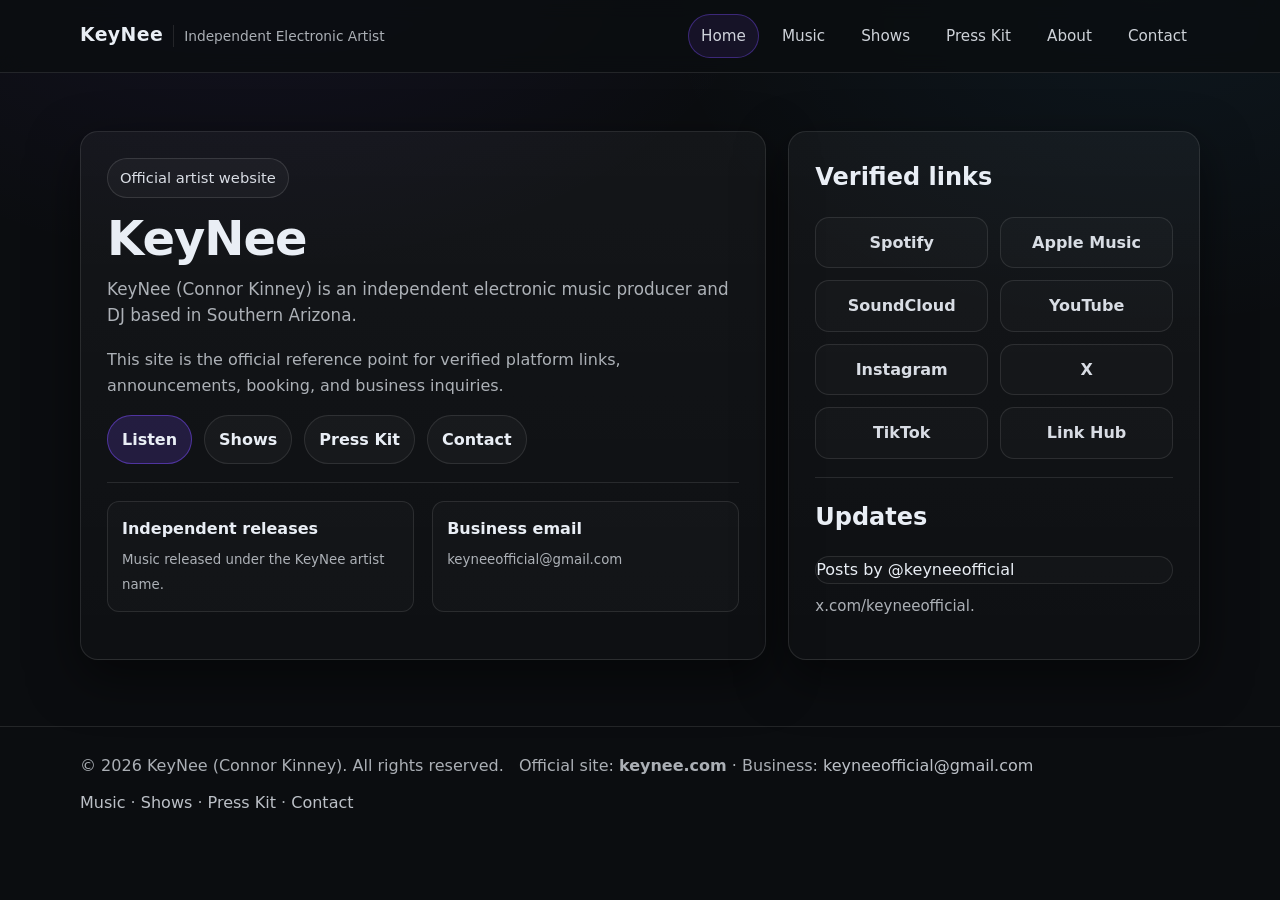
<file: index.html>
<!doctype html>
<html lang="en">
<head>
  <meta charset="utf-8" />
  <meta name="viewport" content="width=device-width, initial-scale=1" />

  <title>KeyNee | Official Artist Site</title>
  <meta name="description" content="KeyNee (Connor Kinney) is an independent electronic music producer and DJ based in Southern Arizona. Official links, releases, shows, and contact." />
  <meta name="robots" content="index, follow" />
  <meta name="theme-color" content="#0b0d10" />

  <link rel="canonical" href="https://keynee.com/" />
  <link rel="icon" href="./favicon.svg" type="image/svg+xml" />
  <link rel="stylesheet" href="./assets/css/styles.css" />

  <meta property="og:type" content="website" />
  <meta property="og:title" content="KeyNee | Official Artist Site" />
  <meta property="og:description" content="Independent electronic music producer & DJ. Official links, releases, shows, and contact." />
  <meta property="og:url" content="https://keynee.com/" />
  <meta property="og:site_name" content="KeyNee" />

  <meta name="twitter:card" content="summary" />
  <meta name="twitter:title" content="KeyNee | Official Artist Site" />
  <meta name="twitter:description" content="Independent electronic music producer & DJ. Official links, releases, shows, and contact." />
</head>

<body data-page="home">
  <a class="skip-link" href="#main">Skip to content</a>
  <div id="site-header"></div>

  <main id="main">
    <section class="hero">
      <div class="container hero-grid">
        <div class="card">
          <div class="card-inner">
            <span class="kicker">Official artist website</span>
            <h1 class="h1">KeyNee</h1>
            <p class="lead">
              KeyNee (Connor Kinney) is an independent electronic music producer and DJ based in Southern Arizona.
            </p>

            <p class="subtle">
              This site is the official reference point for verified platform links, announcements, booking, and business inquiries.
            </p>

            <div class="actions">
              <a class="btn primary" href="music.html">Listen</a>
              <a class="btn" href="shows.html">Shows</a>
              <a class="btn" href="presskit.html">Press Kit</a>
              <a class="btn" href="contact.html">Contact</a>
            </div>

            <div class="hr"></div>

            <div class="grid-2">
              <div class="tile">
                <strong>Independent releases</strong>
                <small>Music released under the KeyNee artist name.</small>
              </div>
              <div class="tile">
                <strong>Business email</strong>
                <small><a href="mailto:keyneeofficial@gmail.com">keyneeofficial@gmail.com</a></small>
              </div>
            </div>
          </div>
        </div>

        <aside class="card">
          <div class="card-inner">
            <h2 class="mt-0">Verified links</h2>
            <div class="platforms mt-10">
              <a href="https://open.spotify.com/artist/3nKXPiUilxv2VnHQzcSUjg" target="_blank" rel="noopener noreferrer">Spotify</a>
              <a href="https://music.apple.com/us/artist/keynee/1795952436" target="_blank" rel="noopener noreferrer">Apple Music</a>
              <a href="https://soundcloud.com/keyneeofficial" target="_blank" rel="noopener noreferrer">SoundCloud</a>
              <a href="https://www.youtube.com/@keyneeofficial" target="_blank" rel="noopener noreferrer">YouTube</a>
              <a href="https://www.instagram.com/keyneeofficial/" target="_blank" rel="noopener noreferrer">Instagram</a>
              <a href="https://x.com/keyneeofficial" target="_blank" rel="noopener noreferrer">X</a>
              <a href="https://www.tiktok.com/@keyneeofficial?_r=1&_t=ZT-94H7k94pDt0" target="_blank" rel="noopener noreferrer">TikTok</a>
              <a href="https://ffm.bio/keyneeofficial?utm_source=ig&utm_medium=social&utm_content=link_in_bio" target="_blank" rel="noopener noreferrer">Link Hub</a>
            </div>

            <div class="hr"></div>

            <h2>Updates</h2>
            <div class="x-embed mt-10">
              <a class="twitter-timeline" data-height="360" data-dnt="true" href="https://twitter.com/keyneeofficial">
                Posts by @keyneeofficial
              </a>
            </div>
            <p class="small mt-10">
              
              <a href="https://x.com/keyneeofficial" target="_blank" rel="noopener noreferrer">x.com/keyneeofficial</a>.
            </p>
          </div>
        </aside>
      </div>
    </section>

    <script type="application/ld+json">
    {
      "@context":"https://schema.org",
      "@type":"MusicGroup",
      "name":"KeyNee",
      "genre":"Electronic",
      "url":"https://keynee.com/",
      "email":"keyneeofficial@gmail.com",
      "foundingLocation":"Southern Arizona, USA",
      "member":[{"@type":"Person","name":"Connor Kinney"}],
      "sameAs":[
        "https://open.spotify.com/artist/3nKXPiUilxv2VnHQzcSUjg",
        "https://music.apple.com/us/artist/keynee/1795952436",
        "https://soundcloud.com/keyneeofficial",
        "https://www.youtube.com/@keyneeofficial",
        "https://www.instagram.com/keyneeofficial/",
        "https://x.com/keyneeofficial",
        "https://www.tiktok.com/@keyneeofficial?_r=1&_t=ZT-94H7k94pDt0"
      ]
    }
    </script>
  </main>

  <div id="site-footer"></div>
  <script src="./assets/js/site.js"></script>
  <script async src="https://platform.twitter.com/widgets.js" charset="utf-8"></script>
</body>
</html>
</file>
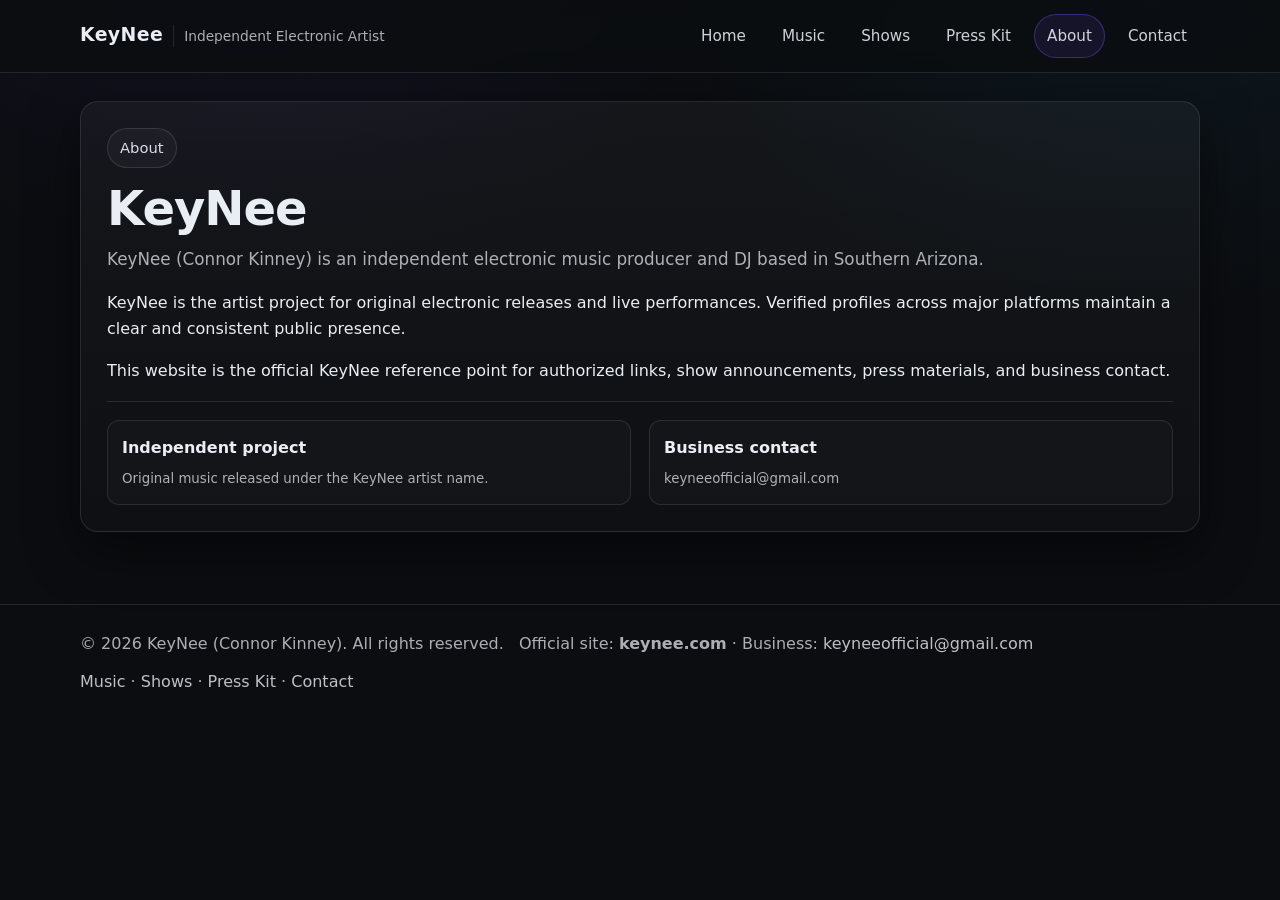
<file: about.html>
<!doctype html>
<html lang="en">
<head>
  <meta charset="utf-8" />
  <meta name="viewport" content="width=device-width, initial-scale=1" />

  <title>KeyNee | About</title>
  <meta name="description" content="About KeyNee (Connor Kinney), an independent electronic music producer and DJ based in Southern Arizona." />
  <meta name="robots" content="index, follow" />
  <meta name="theme-color" content="#0b0d10" />

  <link rel="canonical" href="https://keynee.com/about.html" />
  <link rel="icon" href="./favicon.svg" type="image/svg+xml" />
  <link rel="stylesheet" href="./assets/css/styles.css" />

  <meta property="og:type" content="website" />
  <meta property="og:title" content="KeyNee | About" />
  <meta property="og:description" content="About KeyNee (Connor Kinney), independent electronic music producer and DJ based in Southern Arizona." />
  <meta property="og:url" content="https://keynee.com/about.html" />
  <meta property="og:site_name" content="KeyNee" />

  <meta name="twitter:card" content="summary" />
  <meta name="twitter:title" content="KeyNee | About" />
  <meta name="twitter:description" content="About KeyNee (Connor Kinney), independent electronic music producer and DJ based in Southern Arizona." />
</head>

<body data-page="about">
  <a class="skip-link" href="#main">Skip to content</a>
  <div id="site-header"></div>

  <main id="main" class="section">
    <div class="container">
      <div class="card">
        <div class="card-inner">
          <span class="kicker">About</span>
          <h1 class="h1 mt-12">KeyNee</h1>

          <p class="lead">
            KeyNee (Connor Kinney) is an independent electronic music producer and DJ based in Southern Arizona.
          </p>

          <p>
            KeyNee is the artist project for original electronic releases and live performances. Verified profiles across major platforms maintain a clear and consistent public presence.
          </p>

          <p>
            This website is the official KeyNee reference point for authorized links, show announcements, press materials, and business contact.
          </p>

          <div class="hr"></div>

          <div class="grid-2">
            <div class="tile">
              <strong>Independent project</strong>
              <small>Original music released under the KeyNee artist name.</small>
            </div>
            <div class="tile">
              <strong>Business contact</strong>
              <small><a href="mailto:keyneeofficial@gmail.com">keyneeofficial@gmail.com</a></small>
            </div>
          </div>

          <script type="application/ld+json">
          {
            "@context":"https://schema.org",
            "@type":"Person",
            "name":"Connor Kinney",
            "alternateName":"KeyNee",
            "jobTitle":"Music Producer / DJ",
            "homeLocation":"Southern Arizona, USA",
            "url":"https://keynee.com/about.html"
          }
          </script>
        </div>
      </div>
    </div>
  </main>

  <div id="site-footer"></div>
  <script src="./assets/js/site.js"></script>
</body>
</html>
</file>
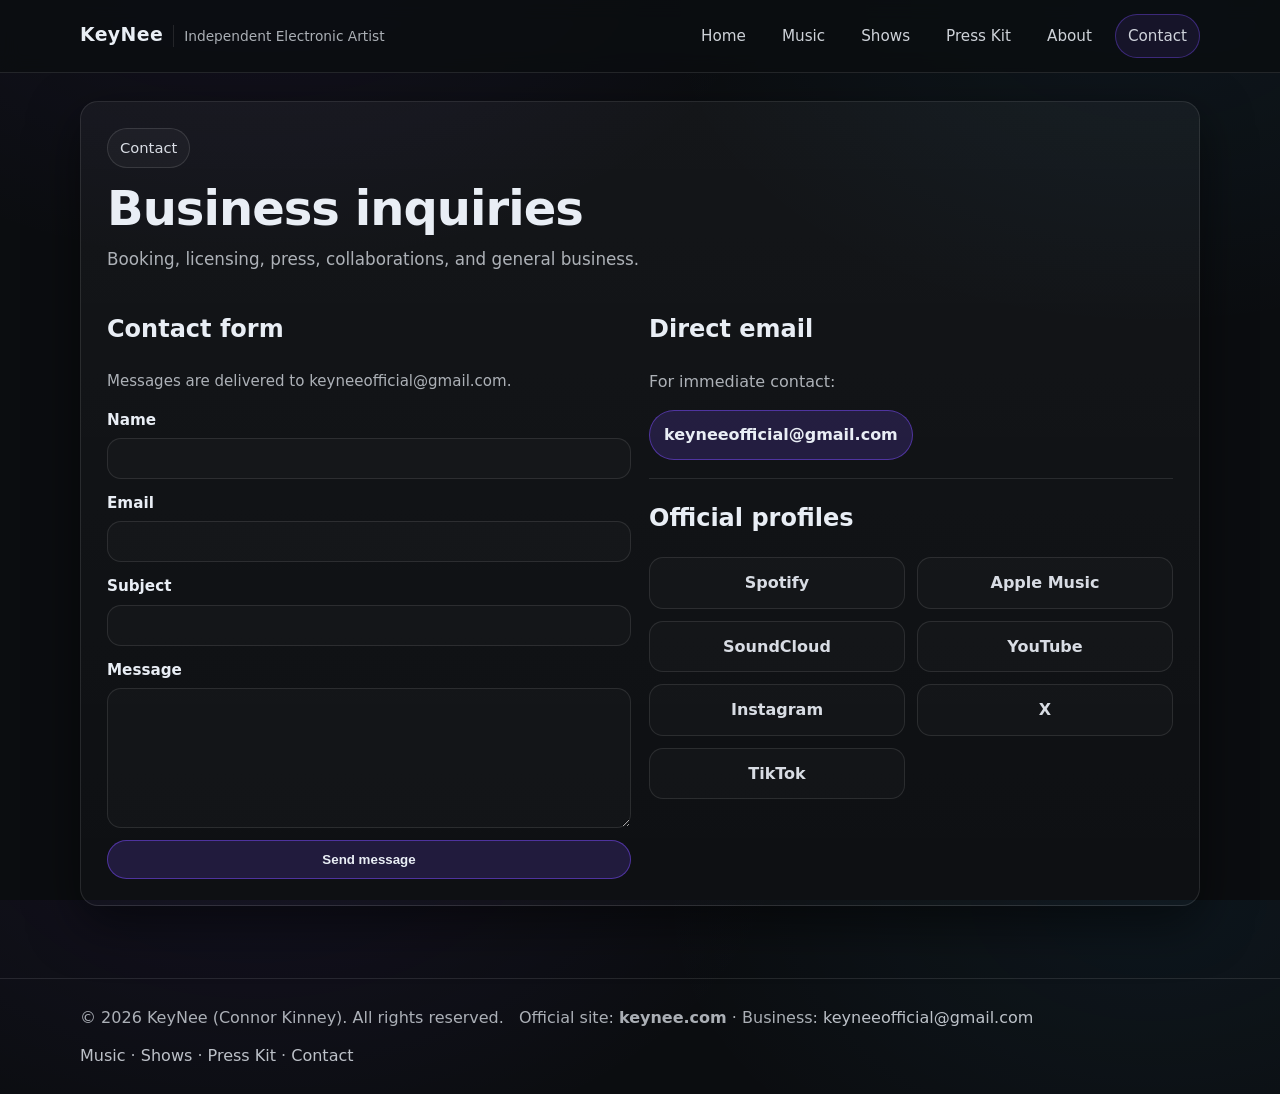
<file: contact.html>
<!doctype html>
<html lang="en">
<head>
  <meta charset="utf-8" />
  <meta name="viewport" content="width=device-width, initial-scale=1" />

  <title>KeyNee | Contact</title>
  <meta name="description" content="Contact KeyNee for booking, licensing, press, collaborations, or business inquiries." />
  <meta name="robots" content="index, follow" />
  <meta name="theme-color" content="#0b0d10" />

  <link rel="canonical" href="https://keynee.com/contact.html" />
  <link rel="icon" href="./favicon.svg" type="image/svg+xml" />
  <link rel="stylesheet" href="./assets/css/styles.css" />

  <meta property="og:type" content="website" />
  <meta property="og:title" content="KeyNee | Contact" />
  <meta property="og:description" content="Contact KeyNee for booking, licensing, press, collaborations, or business inquiries." />
  <meta property="og:url" content="https://keynee.com/contact.html" />
  <meta property="og:site_name" content="KeyNee" />

  <meta name="twitter:card" content="summary" />
  <meta name="twitter:title" content="KeyNee | Contact" />
  <meta name="twitter:description" content="Contact KeyNee for booking, licensing, press, collaborations, or business inquiries." />
</head>

<body data-page="contact">
  <a class="skip-link" href="#main">Skip to content</a>
  <div id="site-header"></div>

  <main id="main" class="section">
    <div class="container">
      <div class="card">
        <div class="card-inner">
          <span class="kicker">Contact</span>
          <h1 class="h1 mt-12">Business inquiries</h1>
          <p class="lead">Booking, licensing, press, collaborations, and general business.</p>

          <div class="grid-2 mt-14">
            <div>
              <h2>Contact form</h2>
              <p class="small">Messages are delivered to keyneeofficial@gmail.com.</p>

              <form class="form" method="POST" action="https://formspree.io/f/mjgezozy">
                <div class="field is-hidden">
                  <label for="company">Company</label>
                  <input id="company" name="company" type="text" tabindex="-1" autocomplete="off" />
                </div>

                <div class="field">
                  <label for="name">Name</label>
                  <input id="name" name="name" type="text" autocomplete="name" required />
                </div>

                <div class="field">
                  <label for="email">Email</label>
                  <input id="email" name="email" type="email" autocomplete="email" required />
                </div>

                <div class="field">
                  <label for="subject">Subject</label>
                  <input id="subject" name="subject" type="text" required />
                </div>

                <div class="field">
                  <label for="message">Message</label>
                  <textarea id="message" name="message" required></textarea>
                </div>

                <input type="hidden" name="_next" value="https://keynee.com/thanks.html" />
                <input type="hidden" name="_subject" value="KeyNee Website Contact" />

                <button class="btn primary" type="submit">Send message</button>
              </form>
            </div>

            <div>
              <h2>Direct email</h2>
              <p class="subtle">For immediate contact:</p>
              <p class="mt-10">
                <a class="btn primary" href="mailto:keyneeofficial@gmail.com">keyneeofficial@gmail.com</a>
              </p>

              <div class="hr"></div>

              <h2>Official profiles</h2>
              <div class="platforms">
                <a href="https://open.spotify.com/artist/3nKXPiUilxv2VnHQzcSUjg" target="_blank" rel="noopener noreferrer">Spotify</a>
                <a href="https://music.apple.com/us/artist/keynee/1795952436" target="_blank" rel="noopener noreferrer">Apple Music</a>
                <a href="https://soundcloud.com/keyneeofficial" target="_blank" rel="noopener noreferrer">SoundCloud</a>
                <a href="https://www.youtube.com/@keyneeofficial" target="_blank" rel="noopener noreferrer">YouTube</a>
                <a href="https://www.instagram.com/keyneeofficial/" target="_blank" rel="noopener noreferrer">Instagram</a>
                <a href="https://x.com/keyneeofficial" target="_blank" rel="noopener noreferrer">X</a>
                <a href="https://www.tiktok.com/@keyneeofficial?_r=1&_t=ZT-94H7k94pDt0" target="_blank" rel="noopener noreferrer">TikTok</a>
              </div>
            </div>
          </div>

        </div>
      </div>
    </div>
  </main>

  <div id="site-footer"></div>
  <script src="./assets/js/site.js"></script>
</body>
</html>
</file>
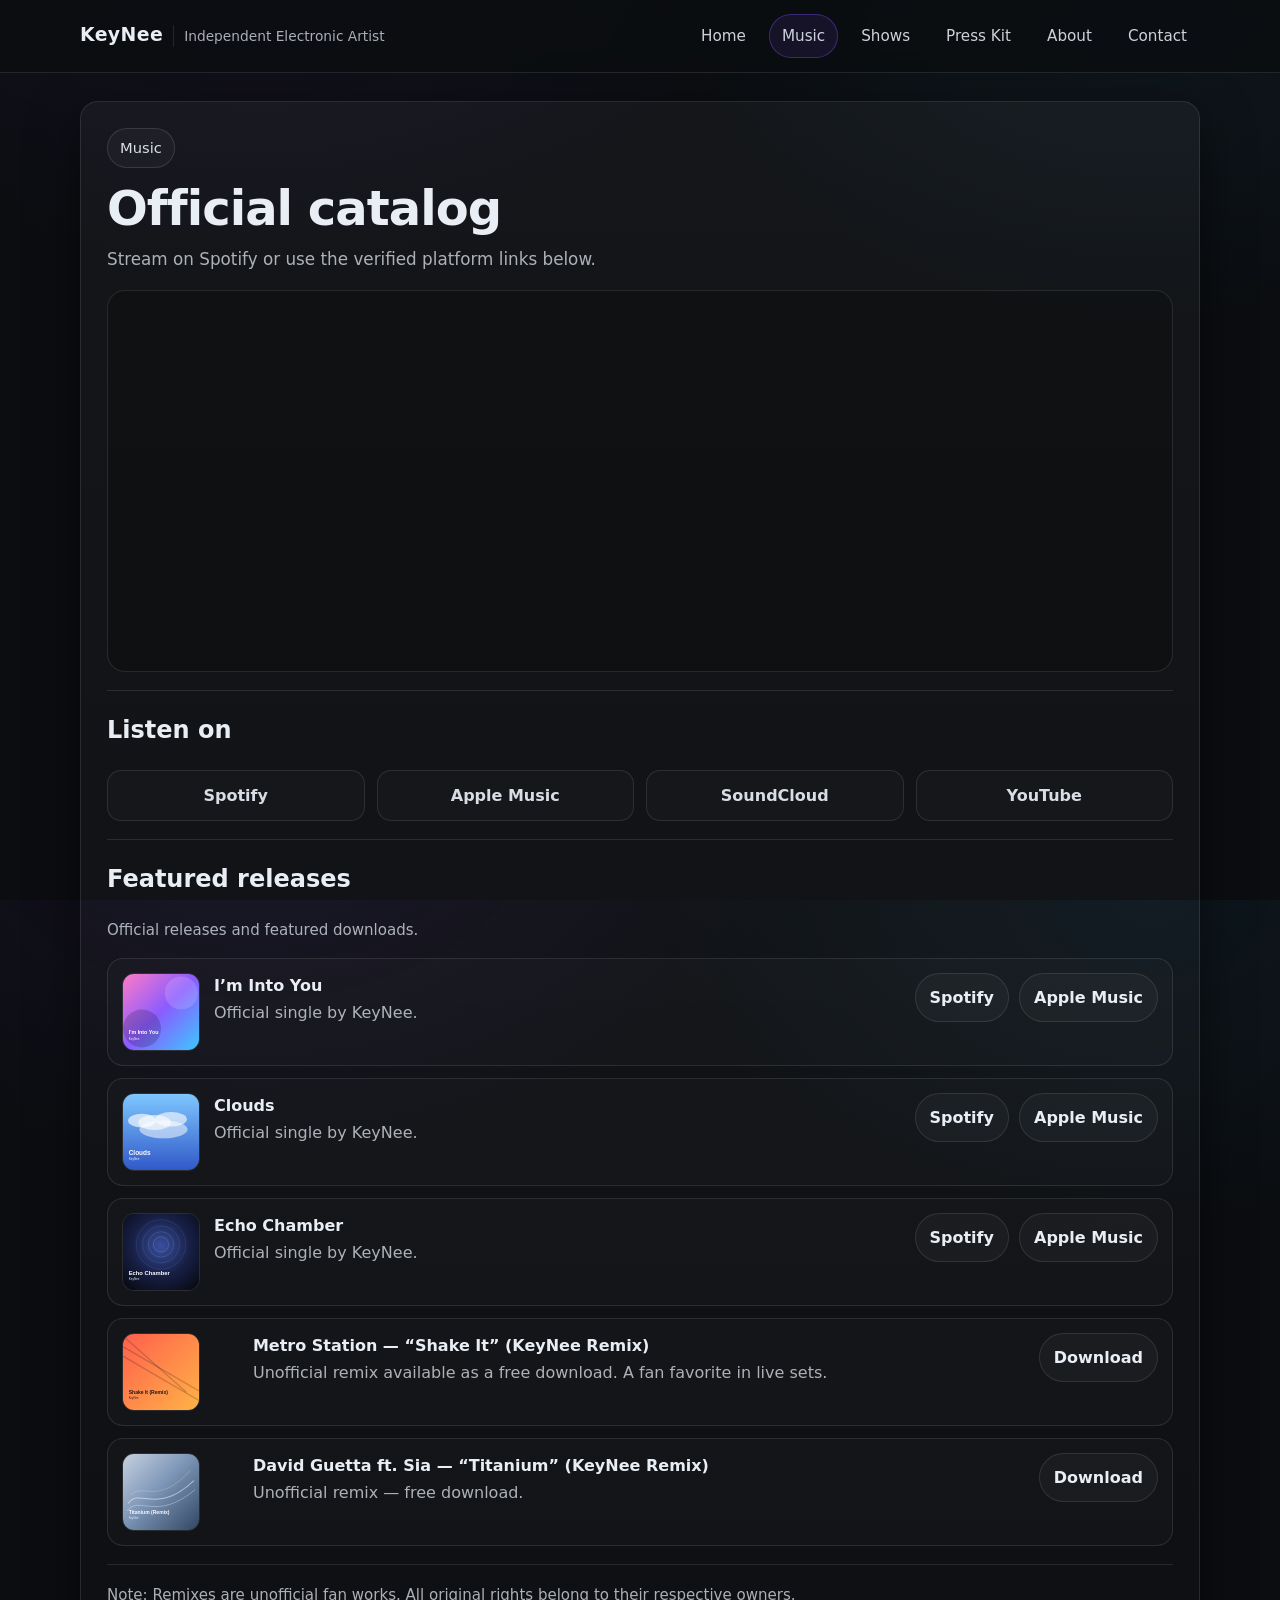
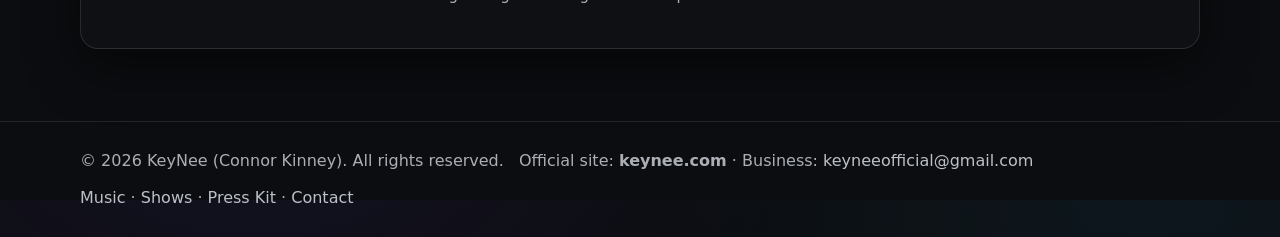
<file: music.html>
<!doctype html>
<html lang="en">
<head>
  <meta charset="utf-8" />
  <meta name="viewport" content="width=device-width, initial-scale=1" />

  <title>KeyNee | Music</title>
  <meta name="description" content="Listen to KeyNee on Spotify, Apple Music, SoundCloud, and YouTube. Official artist catalog and verified links." />
  <meta name="robots" content="index, follow" />
  <meta name="theme-color" content="#0b0d10" />

  <link rel="canonical" href="https://keynee.com/music.html" />
  <link rel="icon" href="./favicon.svg" type="image/svg+xml" />
  <link rel="stylesheet" href="./assets/css/styles.css" />

  <meta property="og:type" content="website" />
  <meta property="og:title" content="KeyNee | Music" />
  <meta property="og:description" content="Official KeyNee catalog and verified streaming links." />
  <meta property="og:url" content="https://keynee.com/music.html" />
  <meta property="og:site_name" content="KeyNee" />

  <meta name="twitter:card" content="summary" />
  <meta name="twitter:title" content="KeyNee | Music" />
  <meta name="twitter:description" content="Official KeyNee catalog and verified streaming links." />
</head>

<body data-page="music">
  <a class="skip-link" href="#main">Skip to content</a>
  <div id="site-header"></div>

  <main id="main" class="section">
    <div class="container">
      <div class="card">
        <div class="card-inner">
          <span class="kicker">Music</span>
          <h1 class="h1 mt-12">Official catalog</h1>
          <p class="lead">Stream on Spotify or use the verified platform links below.</p>

          <div class="embed mt-12">
            <iframe
              src="https://open.spotify.com/embed/artist/3nKXPiUilxv2VnHQzcSUjg?utm_source=generator"
              width="100%"
              height="380"
              allow="autoplay; clipboard-write; encrypted-media; fullscreen; picture-in-picture"
              loading="lazy"
              title="KeyNee Spotify Artist Embed">
            </iframe>
          </div>

          <div class="hr"></div>

          <h2>Listen on</h2>
          <div class="platforms">
            <a href="https://open.spotify.com/artist/3nKXPiUilxv2VnHQzcSUjg" target="_blank" rel="noopener noreferrer">Spotify</a>
            <a href="https://music.apple.com/us/artist/keynee/1795952436" target="_blank" rel="noopener noreferrer">Apple Music</a>
            <a href="https://soundcloud.com/keyneeofficial" target="_blank" rel="noopener noreferrer">SoundCloud</a>
            <a href="https://www.youtube.com/@keyneeofficial" target="_blank" rel="noopener noreferrer">YouTube</a>
          </div>

          <div class="hr"></div>

          <h2>Featured releases</h2>
          <p class="small">Official releases and featured downloads.</p>

          <div class="list mt-12">

            <div class="item">
              <img class="song-art" src="./assets/artwork/im-into-you.svg" alt="Cover art for I'm Into You by KeyNee" loading="lazy" />
              <div class="meta">
                <div class="title">I’m Into You</div>
                <p class="desc">Official single by KeyNee.</p>
              </div>
              <div class="right">
                <a class="btn" href="https://open.spotify.com/track/4W2jPsKEt8Ov6Wx9rNQysB" target="_blank" rel="noopener noreferrer">Spotify</a>
                <a class="btn" href="https://music.apple.com/us/album/im-into-you-feat-rita-kim/1796620155?i=1796620156" target="_blank" rel="noopener noreferrer">Apple Music</a>
              </div>
            </div>

            <div class="item">
              <img class="song-art" src="./assets/artwork/clouds.svg" alt="Cover art for Clouds by KeyNee" loading="lazy" />
              <div class="meta">
                <div class="title">Clouds</div>
                <p class="desc">Official single by KeyNee.</p>
              </div>
              <div class="right">
                <a class="btn" href="https://open.spotify.com/track/62VPmohFDS4trtcRCRa3jv" target="_blank" rel="noopener noreferrer">Spotify</a>
                <a class="btn" href="https://music.apple.com/us/album/clouds/1887096663?i=1887096664" target="_blank" rel="noopener noreferrer">Apple Music</a>
              </div>
            </div>

            <div class="item">
              <img class="song-art" src="./assets/artwork/echo-chamber.svg" alt="Cover art for Echo Chamber by KeyNee" loading="lazy" />
              <div class="meta">
                <div class="title">Echo Chamber</div>
                <p class="desc">Official single by KeyNee.</p>
              </div>
              <div class="right">
                <a class="btn" href="https://open.spotify.com/track/1EQ0v6DTT82wDXYiXCnWGz" target="_blank" rel="noopener noreferrer">Spotify</a>
                <a class="btn" href="https://music.apple.com/us/album/echo-chamber/1887415567?i=1887415568" target="_blank" rel="noopener noreferrer">Apple Music</a>
              </div>
            </div>

            <div class="item">
              <img class="song-art" src="./assets/artwork/shake-it-remix.svg" alt="Artwork for Shake It (KeyNee Remix)" loading="lazy" />
              <div class="meta">
                <div class="title">Metro Station — “Shake It” (KeyNee Remix)</div>
                <p class="desc">Unofficial remix available as a free download. A fan favorite in live sets.</p>
              </div>
              <div class="right">
                <a class="btn" href="https://www.toneden.io/keynee/post/metro-station-shake-it-keynee-remix" target="_blank" rel="noopener noreferrer">Download</a>
              </div>
            </div>

            <div class="item">
              <img class="song-art" src="./assets/artwork/titanium-remix.svg" alt="Artwork for Titanium (KeyNee Remix)" loading="lazy" />
              <div class="meta">
                <div class="title">David Guetta ft. Sia — “Titanium” (KeyNee Remix)</div>
                <p class="desc">Unofficial remix — free download.</p>
              </div>
              <div class="right">
                <a class="btn" href="https://www.toneden.io/keynee/post/david-guetta-ft-sia-titanium-keynee-remix" target="_blank" rel="noopener noreferrer">Download</a>
              </div>
            </div>

          </div>

          <div class="hr"></div>

          <p class="small">
            Note: Remixes are unofficial fan works. All original rights belong to their respective owners.
          </p>
        </div>
      </div>
    </div>
  </main>

  <div id="site-footer"></div>
  <script src="./assets/js/site.js"></script>
</body>
</html>
</file>
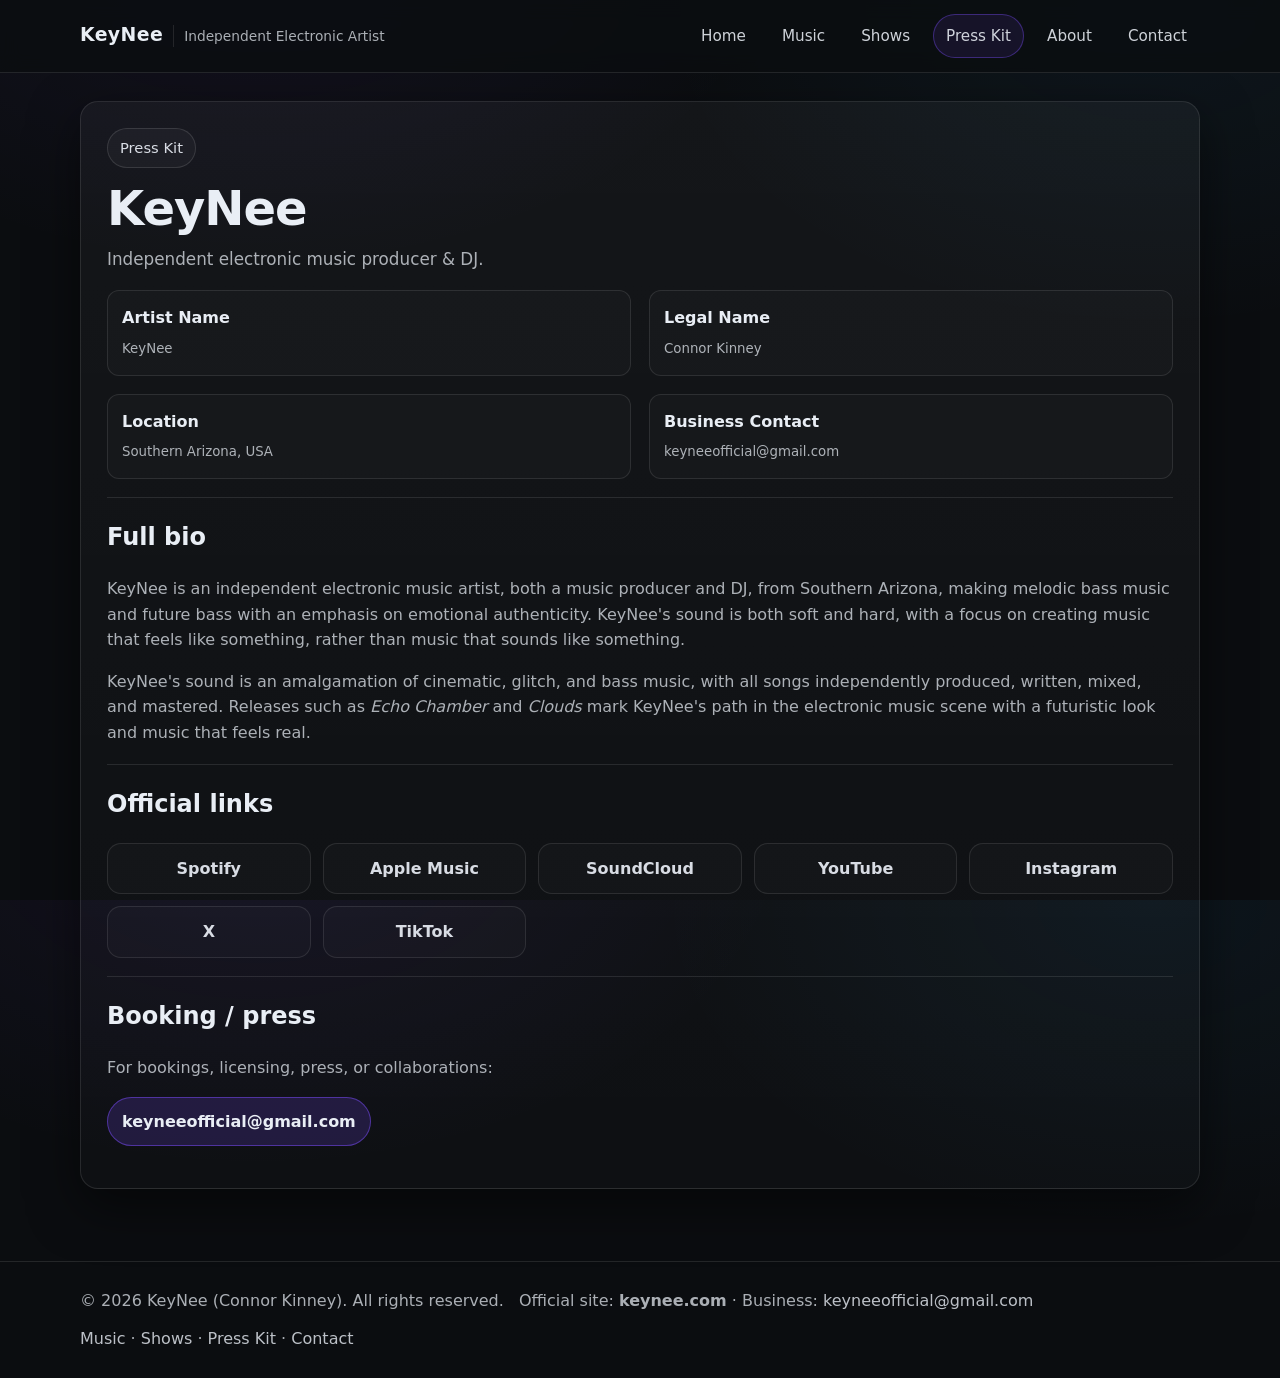
<file: presskit.html>
<!doctype html>
<html lang="en">
<head>
  <meta charset="utf-8" />
  <meta name="viewport" content="width=device-width, initial-scale=1" />

  <title>KeyNee | Press Kit</title>
  <meta name="description" content="KeyNee press kit: official bio, links, contact, and booking information." />
  <meta name="robots" content="index, follow" />
  <meta name="theme-color" content="#0b0d10" />

  <link rel="canonical" href="https://keynee.com/presskit.html" />
  <link rel="icon" href="./favicon.svg" type="image/svg+xml" />
  <link rel="stylesheet" href="./assets/css/styles.css" />

  <meta property="og:type" content="website" />
  <meta property="og:title" content="KeyNee | Press Kit" />
  <meta property="og:description" content="Official KeyNee press kit with biography, platform links, and booking contact." />
  <meta property="og:url" content="https://keynee.com/presskit.html" />
  <meta property="og:site_name" content="KeyNee" />

  <meta name="twitter:card" content="summary" />
  <meta name="twitter:title" content="KeyNee | Press Kit" />
  <meta name="twitter:description" content="Official KeyNee press kit with biography, platform links, and booking contact." />
</head>

<body data-page="presskit">
  <a class="skip-link" href="#main">Skip to content</a>
  <div id="site-header"></div>

  <main id="main" class="section">
    <div class="container">
      <div class="card">
        <div class="card-inner">
          <span class="kicker">Press Kit</span>
          <h1 class="h1 mt-12">KeyNee</h1>
          <p class="lead">Independent electronic music producer & DJ.</p>

          <div class="grid-2 mt-14">
            <div class="tile"><strong>Artist Name</strong><small>KeyNee</small></div>
            <div class="tile"><strong>Legal Name</strong><small>Connor Kinney</small></div>
            <div class="tile"><strong>Location</strong><small>Southern Arizona, USA</small></div>
            <div class="tile"><strong>Business Contact</strong><small><a href="mailto:keyneeofficial@gmail.com">keyneeofficial@gmail.com</a></small></div>
          </div>

          <div class="hr"></div>

          <h2>Full bio</h2>
          <p class="subtle">
            KeyNee is an independent electronic music artist, both a music producer and DJ, from Southern Arizona, making melodic bass music and future bass with an emphasis on emotional authenticity. KeyNee's sound is both soft and hard, with a focus on creating music that feels like something, rather than music that sounds like something.
          </p>
          <p class="subtle">
            KeyNee's sound is an amalgamation of cinematic, glitch, and bass music, with all songs independently produced, written, mixed, and mastered. Releases such as <em>Echo Chamber</em> and <em>Clouds</em> mark KeyNee's path in the electronic music scene with a futuristic look and music that feels real.
          </p>

          <div class="hr"></div>

          <h2>Official links</h2>
          <div class="platforms">
            <a href="https://open.spotify.com/artist/3nKXPiUilxv2VnHQzcSUjg" target="_blank" rel="noopener noreferrer">Spotify</a>
            <a href="https://music.apple.com/us/artist/keynee/1795952436" target="_blank" rel="noopener noreferrer">Apple Music</a>
            <a href="https://soundcloud.com/keyneeofficial" target="_blank" rel="noopener noreferrer">SoundCloud</a>
            <a href="https://www.youtube.com/@keyneeofficial" target="_blank" rel="noopener noreferrer">YouTube</a>
            <a href="https://www.instagram.com/keyneeofficial/" target="_blank" rel="noopener noreferrer">Instagram</a>
            <a href="https://x.com/keyneeofficial" target="_blank" rel="noopener noreferrer">X</a>
            <a href="https://www.tiktok.com/@keyneeofficial?_r=1&_t=ZT-94H7k94pDt0" target="_blank" rel="noopener noreferrer">TikTok</a>
          </div>

          <div class="hr"></div>

          <h2>Booking / press</h2>
          <p class="subtle">For bookings, licensing, press, or collaborations:</p>
          <p class="mt-10">
            <a class="btn primary" href="mailto:keyneeofficial@gmail.com">keyneeofficial@gmail.com</a>
          </p>
        </div>
      </div>
    </div>
  </main>

  <div id="site-footer"></div>
  <script src="./assets/js/site.js"></script>
</body>
</html>
</file>
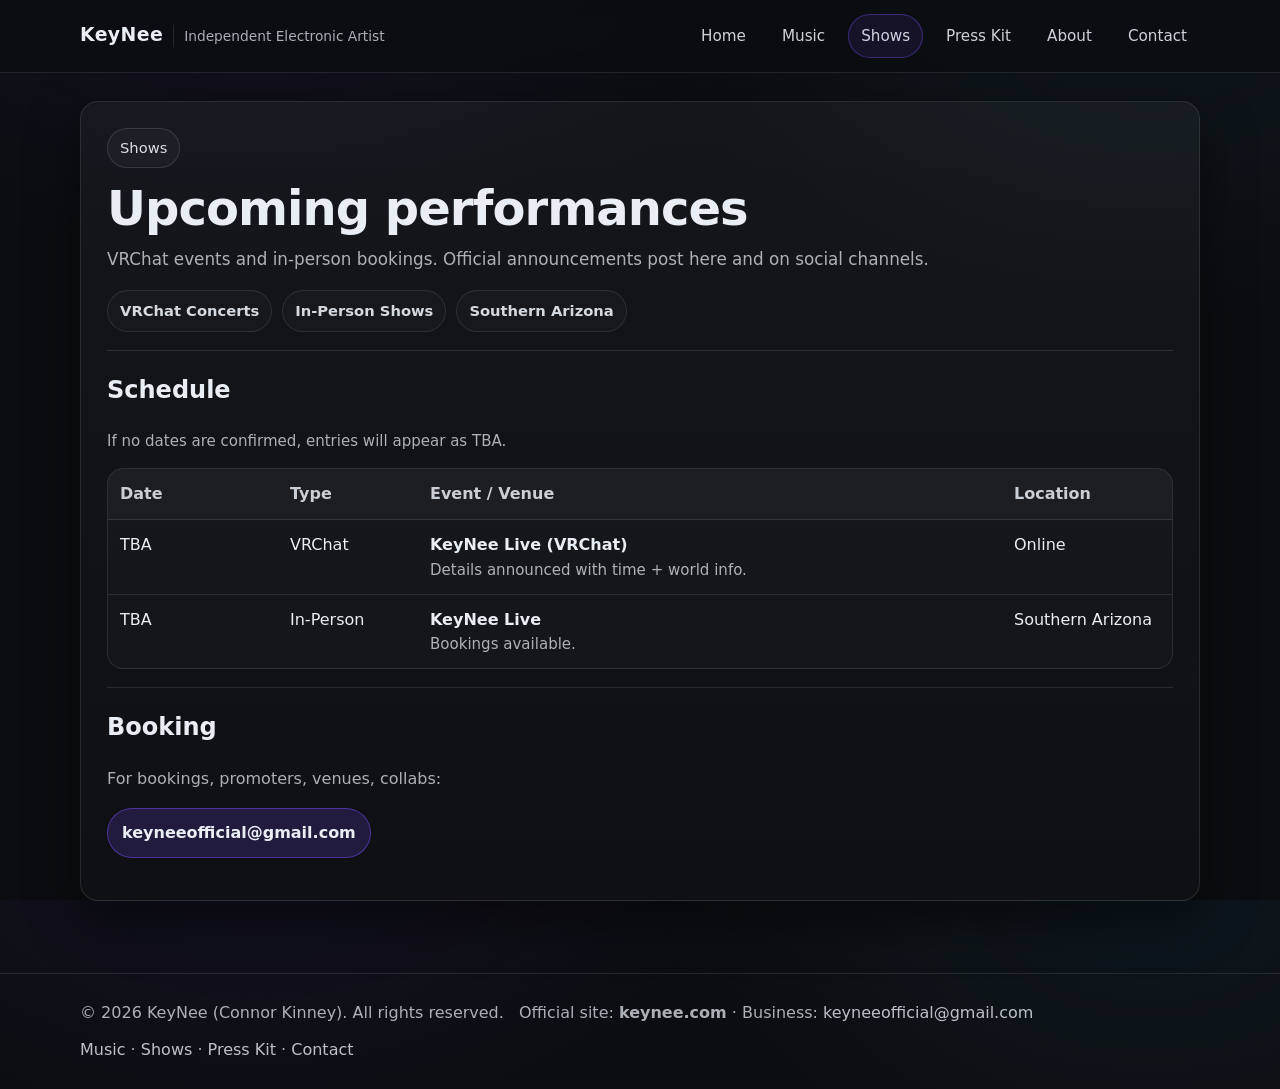
<file: shows.html>
<!doctype html>
<html lang="en">
<head>
  <meta charset="utf-8" />
  <meta name="viewport" content="width=device-width, initial-scale=1" />

  <title>KeyNee | Shows</title>
  <meta name="description" content="Upcoming KeyNee shows — VRChat concerts and real-world performances. Booking inquiries available." />
  <meta name="robots" content="index, follow" />
  <meta name="theme-color" content="#0b0d10" />

  <link rel="canonical" href="https://keynee.com/shows.html" />
  <link rel="icon" href="./favicon.svg" type="image/svg+xml" />
  <link rel="stylesheet" href="./assets/css/styles.css" />

  <meta property="og:type" content="website" />
  <meta property="og:title" content="KeyNee | Shows" />
  <meta property="og:description" content="Upcoming KeyNee performances, including VRChat events and in-person bookings." />
  <meta property="og:url" content="https://keynee.com/shows.html" />
  <meta property="og:site_name" content="KeyNee" />

  <meta name="twitter:card" content="summary" />
  <meta name="twitter:title" content="KeyNee | Shows" />
  <meta name="twitter:description" content="Upcoming KeyNee performances, including VRChat events and in-person bookings." />
</head>

<body data-page="shows">
  <a class="skip-link" href="#main">Skip to content</a>
  <div id="site-header"></div>

  <main id="main" class="section">
    <div class="container">
      <div class="card">
        <div class="card-inner">
          <span class="kicker">Shows</span>
          <h1 class="h1 mt-12">Upcoming performances</h1>
          <p class="lead">VRChat events and in-person bookings. Official announcements post here and on social channels.</p>

          <div class="badge-row">
            <span class="badge">VRChat Concerts</span>
            <span class="badge">In-Person Shows</span>
            <span class="badge">Southern Arizona</span>
          </div>

          <div class="hr"></div>

          <h2>Schedule</h2>
          <p class="small">If no dates are confirmed, entries will appear as TBA.</p>

          <table class="table" aria-label="Upcoming shows table">
            <thead>
              <tr>
                <th class="th-date">Date</th>
                <th class="th-type">Type</th>
                <th>Event / Venue</th>
                <th class="th-location">Location</th>
              </tr>
            </thead>
            <tbody>
              <tr>
                <td>TBA</td>
                <td>VRChat</td>
                <td><strong>KeyNee Live (VRChat)</strong><div class="small">Details announced with time + world info.</div></td>
                <td>Online</td>
              </tr>
              <tr>
                <td>TBA</td>
                <td>In-Person</td>
                <td><strong>KeyNee Live</strong><div class="small">Bookings available.</div></td>
                <td>Southern Arizona</td>
              </tr>
            </tbody>
          </table>

          <div class="hr"></div>

          <h2>Booking</h2>
          <p class="subtle">For bookings, promoters, venues, collabs:</p>
          <p class="mt-10">
            <a class="btn primary" href="mailto:keyneeofficial@gmail.com">keyneeofficial@gmail.com</a>
          </p>
        </div>
      </div>
    </div>
  </main>

  <div id="site-footer"></div>
  <script src="./assets/js/site.js"></script>
</body>
</html>
</file>
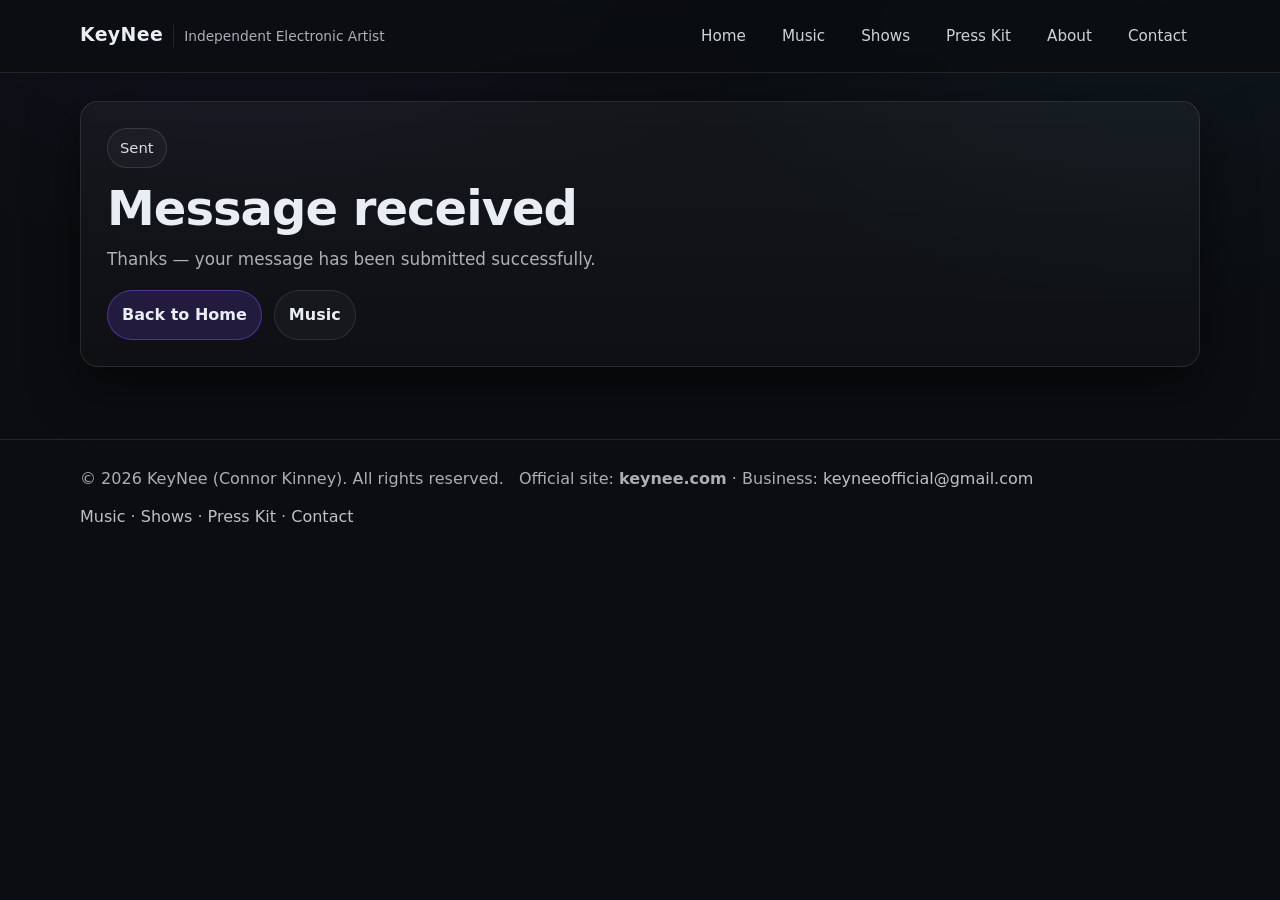
<file: thanks.html>
<!doctype html>
<html lang="en">
<head>
  <meta charset="utf-8" />
  <meta name="viewport" content="width=device-width, initial-scale=1" />

  <title>KeyNee | Message Sent</title>
  <meta name="description" content="Message sent to KeyNee." />
  <meta name="robots" content="noindex" />
  <meta name="theme-color" content="#0b0d10" />

  <link rel="canonical" href="https://keynee.com/thanks.html" />
  <link rel="icon" href="./favicon.svg" type="image/svg+xml" />
  <link rel="stylesheet" href="./assets/css/styles.css" />

  <meta property="og:type" content="website" />
  <meta property="og:title" content="KeyNee | Message Sent" />
  <meta property="og:description" content="Confirmation that your message was sent to KeyNee." />
  <meta property="og:url" content="https://keynee.com/thanks.html" />
  <meta property="og:site_name" content="KeyNee" />
</head>

<body data-page="thanks">
  <a class="skip-link" href="#main">Skip to content</a>
  <div id="site-header"></div>

  <main id="main" class="section">
    <div class="container">
      <div class="card">
        <div class="card-inner">
          <span class="kicker">Sent</span>
          <h1 class="h1 mt-12">Message received</h1>
          <p class="lead">Thanks — your message has been submitted successfully.</p>
          <div class="actions">
            <a class="btn primary" href="index.html">Back to Home</a>
            <a class="btn" href="music.html">Music</a>
          </div>
        </div>
      </div>
    </div>
  </main>

  <div id="site-footer"></div>
  <script src="./assets/js/site.js"></script>
</body>
</html>
</file>
<file: assets/css/styles.css>
:root{
  --bg:#0b0d10;
  --surface:#11151b;
  --border:rgba(255,255,255,.10);

  --text:#e9eef5;
  --muted:rgba(233,238,245,.72);

  --accent:#7c4dff;
  --accent2:#35b6ff;

  --shadow:0 18px 50px rgba(0,0,0,.50);
  --radius:18px;
  --radiusSm:12px;

  --max:1120px;
}

*{box-sizing:border-box}
html,body{height:100%}
body{
  margin:0;
  font-family:ui-sans-serif,system-ui,-apple-system,Segoe UI,Roboto,Helvetica,Arial,"Apple Color Emoji","Segoe UI Emoji";
  background:
    radial-gradient(900px 600px at 20% -10%, rgba(124,77,255,.08), transparent 60%),
    radial-gradient(900px 600px at 90% 0%, rgba(53,182,255,.06), transparent 55%),
    var(--bg);
  color:var(--text);
  line-height:1.6;
}

a{color:inherit;text-decoration:none}
a:hover{text-decoration:underline;text-underline-offset:3px}

.container{width:min(100% - 40px, var(--max)); margin:0 auto}
.section{padding:28px 0}

.skip-link{
  position:absolute;left:-999px;top:10px;
  background:rgba(17,21,27,.95);
  color:var(--text);
  border:1px solid var(--border);
  padding:10px 12px;
  border-radius:10px;
  z-index:999;
}
.skip-link:focus{left:10px}

.site-header{
  position:sticky;top:0;z-index:50;
  backdrop-filter:blur(10px);
  background:rgba(11,13,16,.78);
  border-bottom:1px solid var(--border);
}
.header-inner{
  display:flex;align-items:center;justify-content:space-between;
  gap:16px;padding:14px 0;
}

.brand{display:flex;align-items:baseline;gap:10px;min-width:180px}
.brand .logo{
  font-weight:900;letter-spacing:.4px;font-size:1.18rem;line-height:1;
  color:var(--text);
}
.brand .tag{
  font-size:.86rem;color:var(--muted);
  border-left:1px solid var(--border);
  padding-left:10px;
}

.nav{display:flex;align-items:center;gap:10px;flex-wrap:wrap;justify-content:flex-end}
.nav a{
  padding:9px 12px;border-radius:999px;
  border:1px solid transparent;
  color:rgba(233,238,245,.88);
  font-size:.95rem;
}
.nav a:hover{
  text-decoration:none;
  border-color:var(--border);
  background:rgba(255,255,255,.04);
}
.nav a[aria-current="page"]{
  border-color:rgba(124,77,255,.38);
  background:rgba(124,77,255,.10);
}

.card{
  background:linear-gradient(180deg, rgba(255,255,255,.040), rgba(255,255,255,.016));
  border:1px solid var(--border);
  border-radius:var(--radius);
  box-shadow:var(--shadow);
}
.card-inner{padding:26px}
.hr{height:1px;background:var(--border);margin:18px 0}
.mt-0{margin-top:0}
.mt-10{margin-top:10px}
.mt-12{margin-top:12px}
.mt-14{margin-top:14px}
.mt-18{margin-top:18px}

.kicker{
  display:inline-flex;align-items:center;gap:10px;
  padding:7px 12px;border-radius:999px;
  border:1px solid rgba(255,255,255,.12);
  background:rgba(255,255,255,.03);
  color:rgba(233,238,245,.92);
  font-size:.92rem;
}

.h1{
  margin:14px 0 10px;
  font-size:clamp(2rem, 4vw, 3rem);
  line-height:1.12;
  letter-spacing:-.02em;
}
.lead{margin:0 0 18px;color:var(--muted);font-size:1.05rem}
.subtle{color:var(--muted)}
.small{font-size:.94rem;color:var(--muted)}

.hero{padding:58px 0 22px}
.hero-grid{
  display:grid;
  grid-template-columns:1.25fr .75fr;
  gap:22px;
  align-items:stretch;
}

.actions{display:flex;gap:12px;flex-wrap:wrap;margin-top:16px}
.btn{
  display:inline-flex;align-items:center;justify-content:center;gap:10px;
  padding:11px 14px;border-radius:999px;
  border:1px solid var(--border);
  background:rgba(255,255,255,.03);
  color:var(--text);
  font-weight:800;
  cursor:pointer;
}
.btn:hover{text-decoration:none;background:rgba(255,255,255,.06)}
.btn.primary{
  border-color:rgba(124,77,255,.50);
  background:rgba(124,77,255,.18);
}
.btn.primary:hover{background:rgba(124,77,255,.24)}

.grid-2{display:grid;grid-template-columns:1fr 1fr;gap:18px}
.grid-3{display:grid;grid-template-columns:repeat(3,1fr);gap:14px}

.tile{
  border-radius:var(--radiusSm);
  border:1px solid var(--border);
  background:rgba(255,255,255,.02);
  padding:14px;
}
.tile strong{display:block;margin-bottom:4px}
.tile small{color:var(--muted)}

.platforms{
  display:grid;
  grid-template-columns:repeat(auto-fit, minmax(170px, 1fr));
  gap:12px;
}
.platforms a{
  display:flex;align-items:center;justify-content:center;
  text-align:center;
  padding:12px 10px;border-radius:14px;
  border:1px solid var(--border);
  background:rgba(255,255,255,.02);
  color:rgba(233,238,245,.92);
  font-weight:800;
}
.platforms a:hover{
  text-decoration:none;
  border-color:rgba(124,77,255,.32);
  background:rgba(255,255,255,.05);
}

.embed{
  border-radius:var(--radius);
  overflow:hidden;
  border:1px solid var(--border);
  background:rgba(0,0,0,.18);
}
.embed iframe{display:block;border:0;border-radius:12px}

.list{display:grid;gap:12px}
.item{
  display:flex;align-items:flex-start;justify-content:space-between;
  gap:14px;
  padding:14px;
  border-radius:16px;
  border:1px solid var(--border);
  background:rgba(255,255,255,.02);
}

.item .song-art{
  width:78px;
  height:78px;
  border-radius:12px;
  object-fit:cover;
  flex:0 0 auto;
  border:1px solid var(--border);
}
.item .meta{max-width:72ch;flex:1}
.item .meta .title{font-weight:900;margin-bottom:2px}
.item .meta .desc{color:var(--muted);margin:0}
.item .right{display:flex;gap:10px;flex-wrap:wrap;justify-content:flex-end}

.form{display:grid;gap:12px}
.field{display:grid;gap:6px}
.is-hidden{display:none}
label{font-weight:900;font-size:.95rem}
input,textarea{
  width:100%;
  padding:12px 12px;
  border-radius:14px;
  border:1px solid var(--border);
  background:rgba(255,255,255,.02);
  color:var(--text);
  outline:none;
}
input:focus,textarea:focus{
  border-color:rgba(124,77,255,.55);
  box-shadow:0 0 0 3px rgba(124,77,255,.16);
}
textarea{min-height:140px;resize:vertical}

.site-footer{
  margin-top:44px;
  padding:26px 0;
  border-top:1px solid var(--border);
  color:var(--muted);
}
.footer-inner{
  display:flex;align-items:center;justify-content:space-between;
  gap:12px;flex-wrap:wrap;
}
.footer-inner a{color:rgba(233,238,245,.80)}
.official{display:inline-block;margin-left:10px}

.badge-row{display:flex;gap:10px;flex-wrap:wrap;margin-top:10px}
.badge{
  display:inline-flex;align-items:center;gap:8px;
  padding:8px 12px;border-radius:999px;
  border:1px solid var(--border);
  background:rgba(255,255,255,.02);
  color:rgba(233,238,245,.90);
  font-weight:800;
  font-size:.92rem;
}

.th-date{width:170px}
.th-type{width:140px}
.th-location{width:170px}

.table{
  width:100%;
  border-collapse:separate;
  border-spacing:0;
  overflow:hidden;
  border-radius:16px;
  border:1px solid var(--border);
  background:rgba(255,255,255,.02);
}
.table th, .table td{
  padding:12px 12px;
  border-bottom:1px solid var(--border);
  text-align:left;
  vertical-align:top;
}
.table th{
  color:rgba(233,238,245,.85);
  font-weight:900;
  background:rgba(255,255,255,.03);
}
.table tr:last-child td{border-bottom:none}

.x-embed{
  border-radius:var(--radius);
  border:1px solid var(--border);
  background:rgba(255,255,255,.02);
  overflow:hidden;
}

@media (max-width:920px){
  .hero-grid{grid-template-columns:1fr}
  .grid-3{grid-template-columns:1fr}
  .grid-2{grid-template-columns:1fr}
  .brand .tag{display:none}
}
@media (max-width:700px){
  .item{flex-wrap:wrap}
  .item .right{width:100%;justify-content:flex-start}
}

@media (max-width:520px){
  .container{width:min(100% - 28px, var(--max))}
  .nav a{padding:8px 10px;font-size:.92rem}
}
</file>
